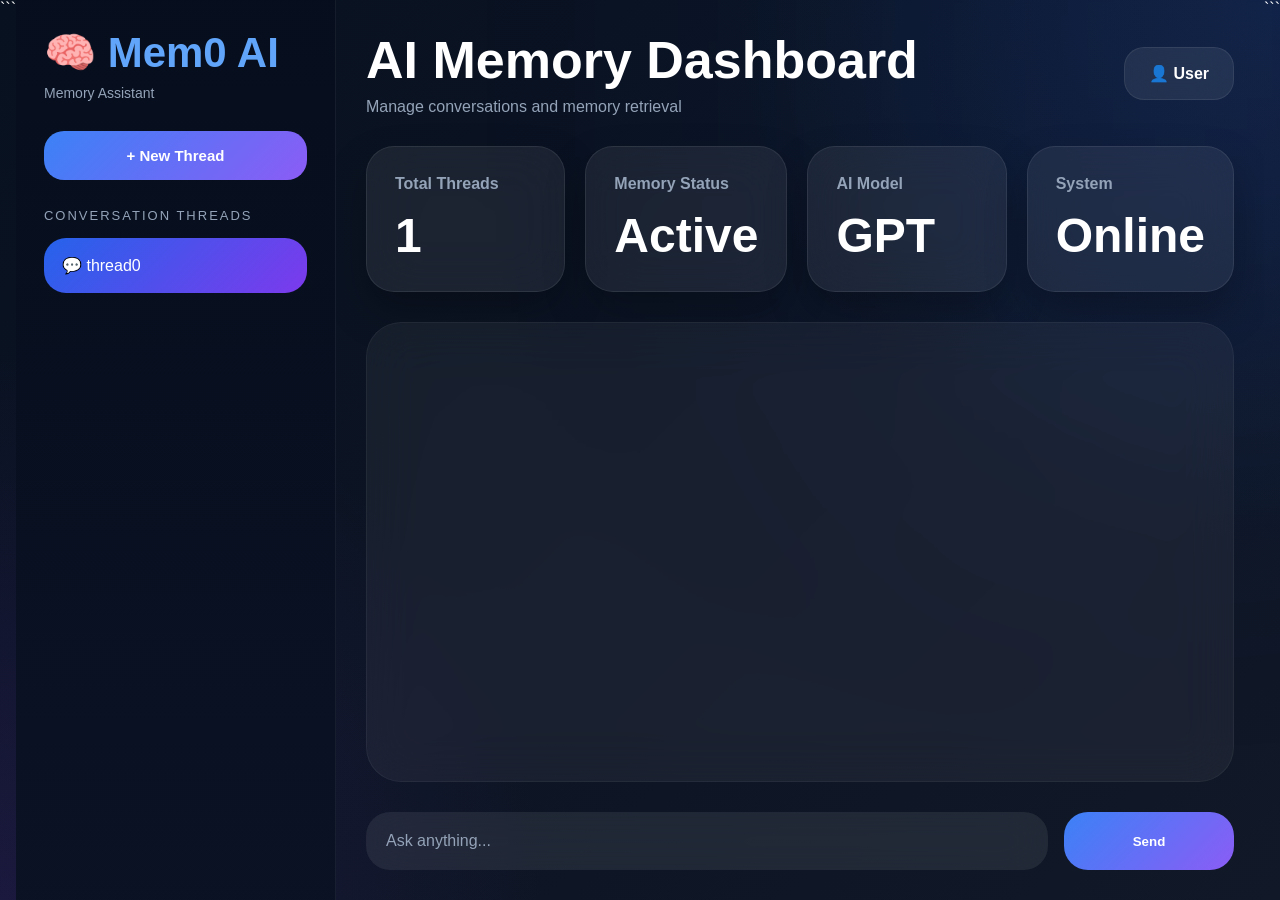
<file: frontend/index.html>
<!DOCTYPE html>

<html>

<head>
    <title>Mem0 AI Dashboard</title>
    <link rel="stylesheet" href="style.css">
</head>

<body>

```
<!-- SIDEBAR -->
<div class="sidebar">

    <div class="logo">
        <h2>🧠 Mem0 AI</h2>
        <p class="logo-subtitle">Memory Assistant</p>
    </div>

    <button class="new-thread-btn" onclick="createThread()">
        + New Thread
    </button>

    <div class="section-title">
        Conversation Threads
    </div>

    <div id="threadList"></div>

</div>

<!-- MAIN CONTENT -->
<div class="main">

    <!-- HEADER -->
    <div class="header">
        <div>
            <h1>AI Memory Dashboard</h1>
            <p>Manage conversations and memory retrieval</p>
        </div>

        <div class="profile">
            👤 User
        </div>
    </div>

    <!-- STATS -->
    <div class="topbar">

        <div class="card">
            <h3>Total Threads</h3>
            <span id="threadCount">0</span>
        </div>

        <div class="card">
            <h3>Memory Status</h3>
            <span>Active</span>
        </div>

        <div class="card">
            <h3>AI Model</h3>
            <span>GPT</span>
        </div>

        <div class="card">
            <h3>System</h3>
            <span>Online</span>
        </div>

    </div>

    <!-- CHAT AREA -->
    <div class="chat-wrapper">

        <div id="messages"></div>

    </div>

    <!-- INPUT -->
    <div class="input-container">

        <input
            type="text"
            id="messageInput"
            placeholder="Ask anything..."
        >

        <button onclick="sendMessage()">
            Send
        </button>

    </div>

</div>

<script src="app.js"></script>
```

</body>

</html>
</file>
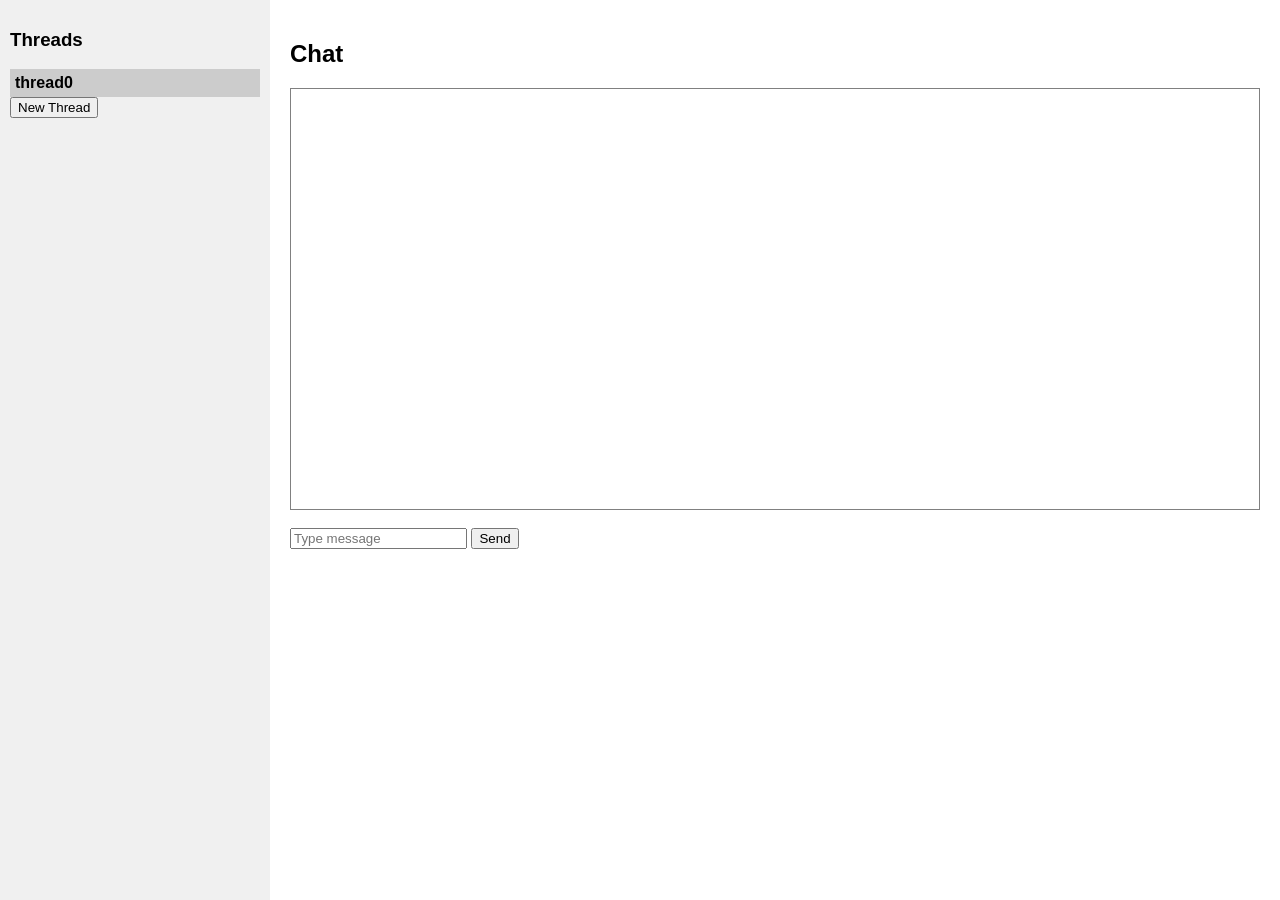
<file: frontend/index_backup.html>
<!DOCTYPE html>
<html>

<head>
<title>AI Chat</title>

<style>
body {
    font-family: Arial;
    display: flex;
    height: 100vh;
    margin: 0;
}

#threads {
    width: 250px;
    background: #f0f0f0;
    padding: 10px;
}

#chat {
    flex: 1;
    padding: 20px;
}

#messages {
    height: 400px;
    border: 1px solid gray;
    overflow-y: auto;
    padding: 10px;
}

.thread {
    padding: 5px;
    cursor: pointer;
}

.active {
    background: #ccc;
    font-weight: bold;
}
</style>

</head>

<body>

<!-- THREADS -->
<div id="threads">
    <h3>Threads</h3>
    <div id="threadList"></div>
    <button onclick="createThread()">New Thread</button>
</div>

<!-- CHAT -->
<div id="chat">
    <h2>Chat</h2>

    <div id="messages"></div>

    <br>

    <input id="messageInput" placeholder="Type message">
    <button onclick="sendMessage()">Send</button>
</div>

<script>

let threads = {}
let currentThread = null

// CREATE THREAD
function createThread() {
    let id = "thread" + Object.keys(threads).length
    threads[id] = []
    currentThread = id
    renderThreads()
    renderMessages()
}

// RENDER THREAD LIST
function renderThreads() {
    let html = ""

    for (let t in threads) {
        let activeClass = t === currentThread ? "active" : ""
        html += `<div class="thread ${activeClass}" onclick="selectThread('${t}')">${t}</div>`
    }

    document.getElementById("threadList").innerHTML = html
}

// SELECT THREAD
function selectThread(t) {
    currentThread = t
    renderThreads()
    renderMessages()
}

// RENDER MESSAGES
function renderMessages() {
    let msgs = threads[currentThread] || []
    let html = ""

    msgs.forEach(m => {
        html += `<p><b>You:</b> ${m.user}</p>`
        html += `<p><b>AI:</b> ${m.ai}</p>`
    })

    document.getElementById("messages").innerHTML = html

    // auto scroll
    let msgBox = document.getElementById("messages")
    msgBox.scrollTop = msgBox.scrollHeight
}

// SEND MESSAGE (FINAL FIXED VERSION)
async function sendMessage() {

    let input = document.getElementById("messageInput")
    let msg = input.value.trim()

    if (!msg || !currentThread) return

    try {
        let res = await fetch("http://127.0.0.1:8000/chat", {
            method: "POST",
            headers: {
                "Content-Type": "application/json"
            },
            body: JSON.stringify({
                user_id: currentThread,
                message: msg
            })
        })

        // check server response
        if (!res.ok) {
            throw new Error("Server error: " + res.status)
        }

        let data = await res.json()

        console.log("DEBUG RESPONSE:", data) // 👈 for debugging

        // SAFE handling (no undefined issue)
        let aiReply = data?.response || data || "No response from AI"

        threads[currentThread].push({
            user: msg,
            ai: aiReply
        })

        renderMessages()
        input.value = ""

    } catch (err) {
        console.error("ERROR:", err)

        threads[currentThread].push({
            user: msg,
            ai: "⚠️ Error connecting to backend"
        })

        renderMessages()
    }
}

// INIT FIRST THREAD
createThread()

</script>

</body>
</html>
</file>
<file: frontend/style.css>
*{
    margin:0;
    padding:0;
    box-sizing:border-box;
}

html,
body{
    width:100%;
    height:100%;
}

body{
    min-height:100vh;
    display:flex;
    overflow:hidden;
    font-family:'Segoe UI',sans-serif;
    background:
    radial-gradient(circle at top right,#2563eb22 0%,transparent 35%),
    radial-gradient(circle at bottom left,#7c3aed22 0%,transparent 35%),
    linear-gradient(135deg,#081120,#111827);
    color:white;
}

/* GLOW EFFECT */

body::before{
    content:"";
    position:fixed;
    width:500px;
    height:500px;
    background:#2563eb;
    filter:blur(220px);
    opacity:.15;
    top:-200px;
    right:-150px;
    z-index:-1;
}

/* SIDEBAR */

.sidebar{
    width:320px;
    min-width:320px;

    background:
    linear-gradient(
    180deg,
    rgba(7,15,30,.95),
    rgba(10,18,35,.98)
    );

    border-right:
    1px solid rgba(255,255,255,.06);

    backdrop-filter:blur(30px);

    padding:28px;

    overflow-y:auto;

    display:flex;
    flex-direction:column;
}

.sidebar::-webkit-scrollbar{
    width:6px;
}

.sidebar::-webkit-scrollbar-thumb{
    background:rgba(255,255,255,.12);
    border-radius:20px;
}

/* LOGO */

.logo{
    margin-bottom:30px;
}

.logo h2{
    font-size:42px;
    font-weight:800;
    color:#60a5fa;
}

.logo-subtitle{
    color:#94a3b8;
    font-size:14px;
    margin-top:8px;
}

/* NEW THREAD BUTTON */

.new-thread-btn{
    border:none;

    background:
    linear-gradient(
    135deg,
    #3b82f6,
    #8b5cf6
    );

    color:white;

    padding:16px;

    border-radius:20px;

    cursor:pointer;

    font-size:15px;
    font-weight:700;

    margin-bottom:28px;

    transition:.3s;
}

.new-thread-btn:hover{
    transform:translateY(-3px);
    box-shadow:0 10px 25px rgba(59,130,246,.35);
}

/* SECTION TITLE */

.section-title{
    color:#94a3b8;
    font-size:13px;
    text-transform:uppercase;
    letter-spacing:2px;
    margin-bottom:15px;
}

/* THREADS */

#threadList{
    display:flex;
    flex-direction:column;
    gap:12px;
}

.thread{
    padding:18px;

    border-radius:22px;

    background:
    rgba(255,255,255,.05);

    border:
    1px solid rgba(255,255,255,.04);

    cursor:pointer;

    transition:.3s;

    font-weight:500;
}

.thread:hover{
    transform:translateX(6px);
    background:rgba(255,255,255,.08);
}

.active{
    background:
    linear-gradient(
    135deg,
    #2563eb,
    #7c3aed
    );

    border:none;
}

/* MAIN */

.main{
    flex:1;

    display:flex;
    flex-direction:column;

    height:100vh;

    overflow:hidden;
}

/* HEADER */

.header{
    display:flex;
    justify-content:space-between;
    align-items:center;

    padding:30px;
}

.header h1{
    font-size:52px;
    font-weight:800;
}

.header p{
    color:#94a3b8;
    margin-top:8px;
}

.profile{
    padding:16px 24px;

    border-radius:20px;

    background:
    rgba(255,255,255,.08);

    border:
    1px solid rgba(255,255,255,.08);

    backdrop-filter:blur(20px);

    font-weight:700;
}

/* TOPBAR */

.topbar{
    display:flex;
    gap:20px;

    padding:0 30px 30px;
}

/* CARDS */

.card{
    flex:1;

    min-height:145px;

    padding:28px;

    border-radius:28px;

    background:
    rgba(255,255,255,.07);

    backdrop-filter:blur(25px);

    border:
    1px solid rgba(255,255,255,.08);

    box-shadow:
    0 20px 40px rgba(0,0,0,.25);

    transition:.3s;
}

.card:hover{
    transform:translateY(-5px);
}

.card h3{
    color:#94a3b8;
    margin-bottom:15px;
    font-size:16px;
}

.card span{
    font-size:48px;
    font-weight:800;
}

/* CHAT AREA */

.chat-wrapper{
    flex:1;
    display:flex;
    flex-direction:column;
    min-height:0;
}

/* MESSAGE CONTAINER */

#messages{
    flex:1;

    min-height:0;

    margin:0 30px;

    padding:30px;

    overflow-y:auto;

    border-radius:35px;

    background:
    rgba(255,255,255,.05);

    backdrop-filter:blur(25px);

    border:
    1px solid rgba(255,255,255,.05);
}

#messages::-webkit-scrollbar{
    width:8px;
}

#messages::-webkit-scrollbar-thumb{
    background:rgba(255,255,255,.15);
    border-radius:20px;
}

/* USER MESSAGE */

.user-message{
    width:fit-content;

    max-width:75%;

    margin-left:auto;

    margin-bottom:18px;

    padding:16px 20px;

    border-radius:
    24px 24px 8px 24px;

    background:
    linear-gradient(
    135deg,
    #2563eb,
    #7c3aed
    );

    box-shadow:
    0 10px 25px rgba(37,99,235,.3);

    line-height:1.6;
}

/* AI MESSAGE */

.ai-message{
    width:fit-content;

    max-width:75%;

    margin-bottom:20px;

    padding:16px 20px;

    border-radius:
    24px 24px 24px 8px;

    background:
    rgba(255,255,255,.08);

    border:
    1px solid rgba(255,255,255,.06);

    backdrop-filter:blur(20px);

    line-height:1.6;
}

/* INPUT */

.input-container{
    padding:30px;

    display:flex;

    gap:16px;
}

#messageInput{
    flex:1;

    padding:20px;

    border:none;

    border-radius:24px;

    background:
    rgba(255,255,255,.08);

    backdrop-filter:blur(20px);

    color:white;

    font-size:16px;
}

#messageInput::placeholder{
    color:#94a3b8;
}

#messageInput:focus{
    outline:none;
}

.input-container button{
    width:170px;

    border:none;

    border-radius:24px;

    background:
    linear-gradient(
    135deg,
    #3b82f6,
    #8b5cf6
    );

    color:white;

    font-weight:700;

    cursor:pointer;

    transition:.3s;
}

.input-container button:hover{
    transform:translateY(-3px);
    box-shadow:0 10px 25px rgba(59,130,246,.35);
}
</file>
